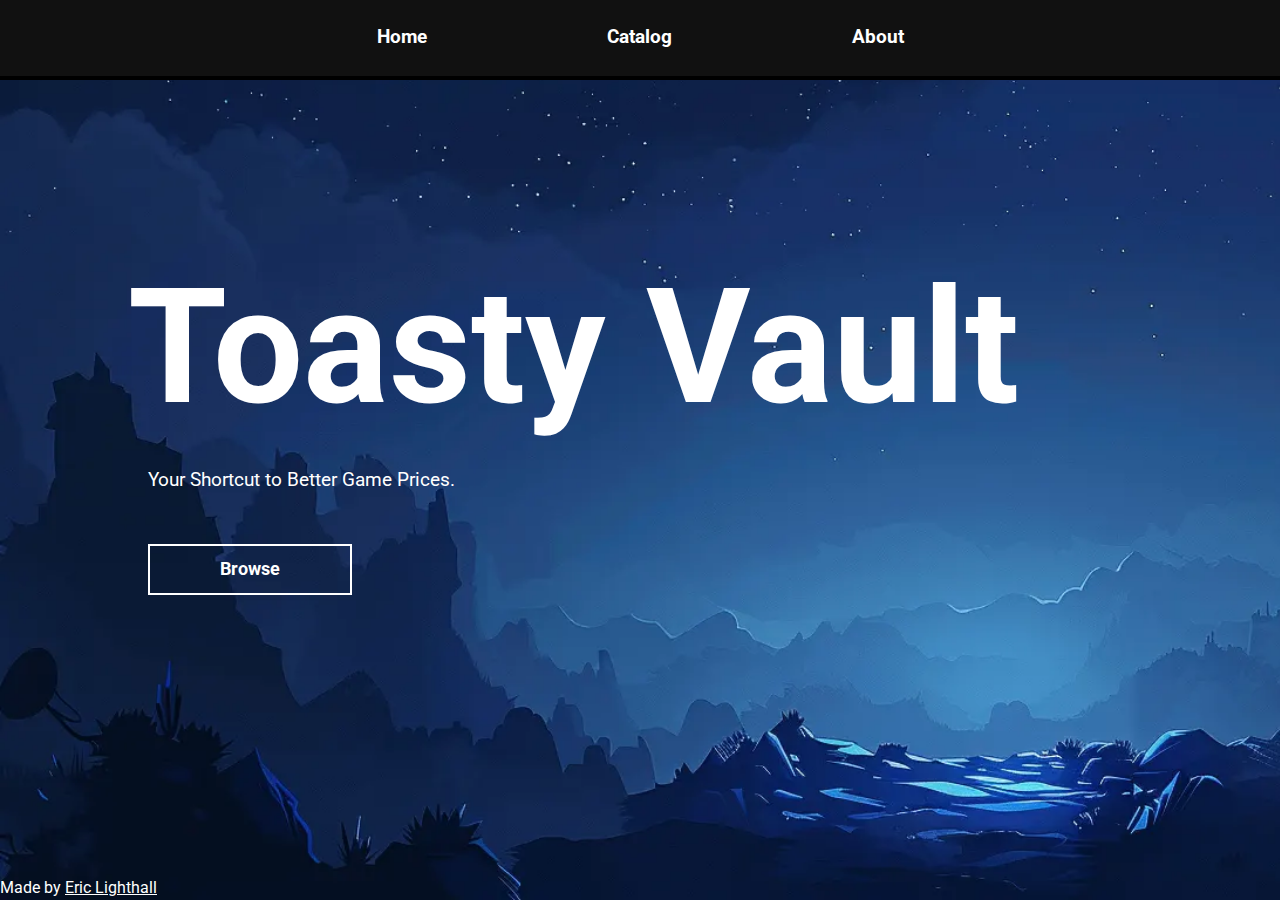
<file: index.html>
<!DOCTYPE html>
<html lang="en">
<head>
    <meta charset="UTF-8">
    <meta name="viewport" content="width=device-width, initial-scale=1.0">
    <link rel="preconnect" href="https://fonts.googleapis.com">
    <link rel="preconnect" href="https://fonts.gstatic.com" crossorigin>
    <link href="https://fonts.googleapis.com/css2?family=Roboto:wght@400;700&display=swap" rel="stylesheet">
    <link rel="stylesheet" href="css/style.css">
    <link rel="stylesheet" href="css/reset.css">
    <title>ToastyVault - Game Deals</title>
</head>
<body>
    <div class="main-container flex flex-column">
        <header class="base-header">
            <button class="hamburger-menu" onclick="toggleMenu()">☰</button>
            <nav id="mySidenav" class="sidenav">
                <a href="javascript:void(0)" class="closebtn" onclick="toggleMenu()">&times;</a>
                <a href="index.html">Home</a>
                <a href="pages/catalog.html">Catalog</a>
                <a href="pages/about.html">About</a>
            </nav>
        </header>
        <main>
            <div class="background-image-section"></div>
            <div class="main-section flex flex-column">
                <h1>Toasty Vault</h1>
                <p>Your Shortcut to Better Game Prices.</p>
                <div class="button">
                    <a href="pages/catalog.html" class="button-link">Browse</a>
                </div>
            </div>
        </main>
        <footer>
            <p>Made by <a href="https://github.com/Eric-Lighthall" target="_blank">Eric Lighthall</a></p>
        </footer>
    </div>
    <script src="js/ui.js"></script>
</body>
</html>
</file>
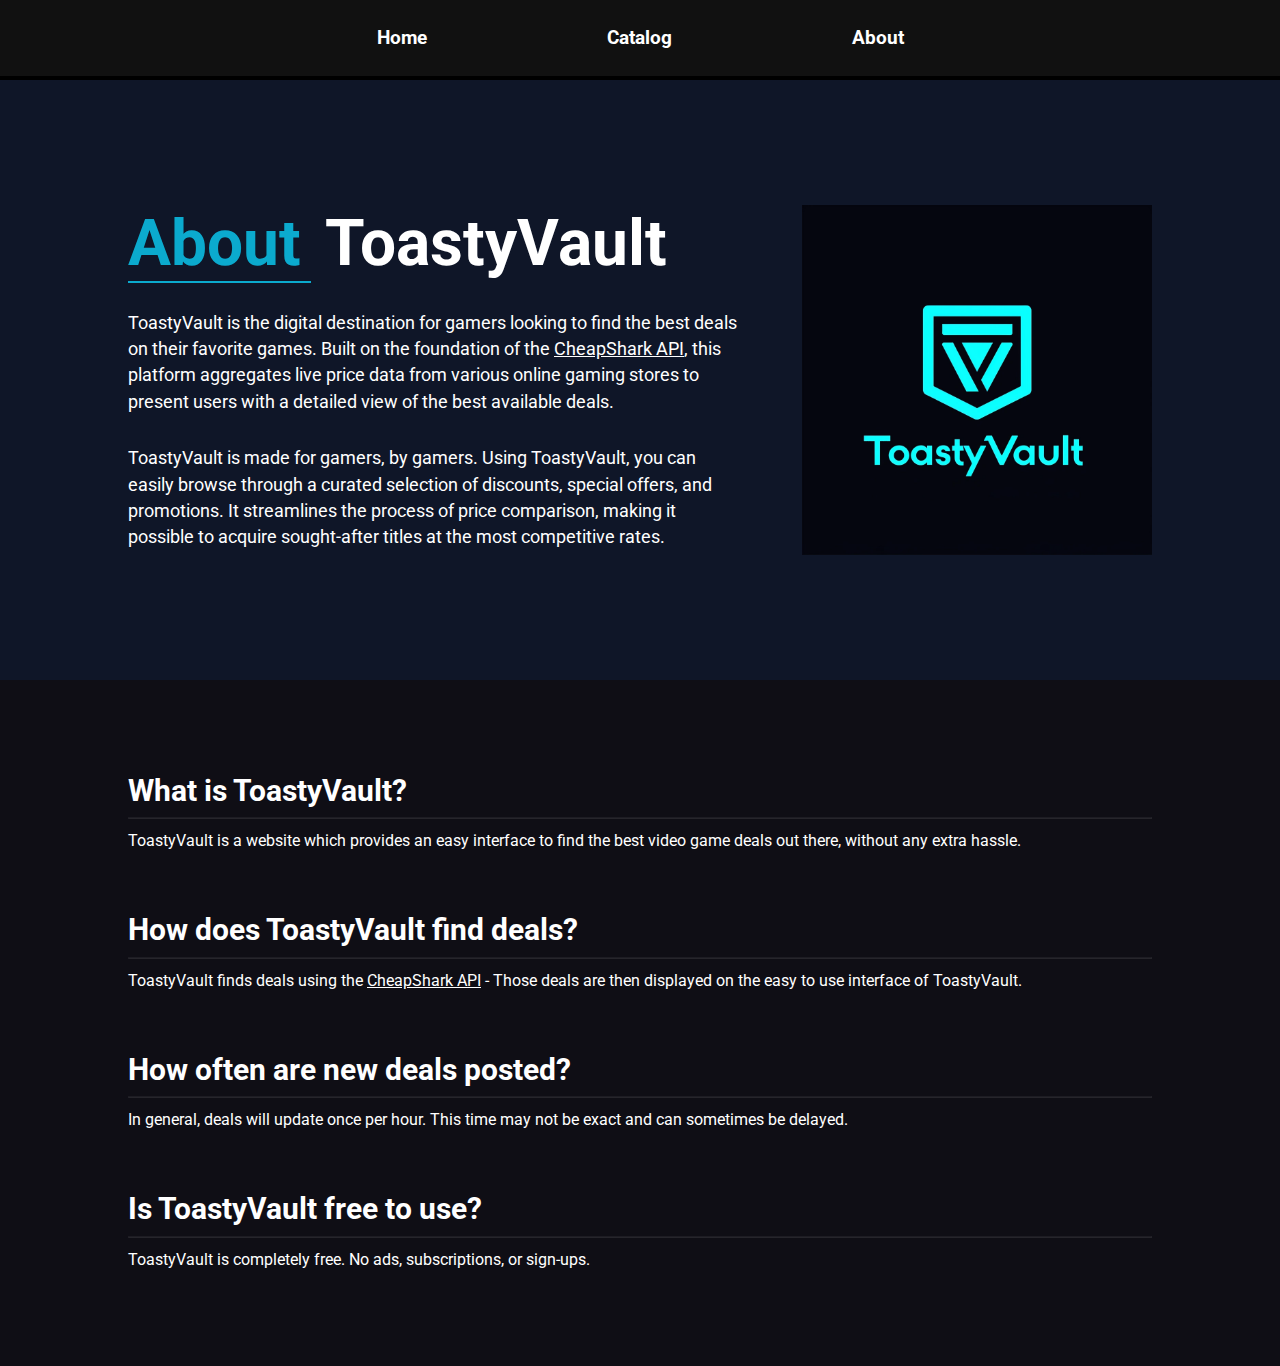
<file: pages/about.html>
<!DOCTYPE html>
<html lang="en">
<head>
    <meta charset="UTF-8">
    <meta name="viewport" content="width=device-width, initial-scale=1.0">
    <link rel="preconnect" href="https://fonts.googleapis.com">
    <link rel="preconnect" href="https://fonts.gstatic.com" crossorigin>
    <link href="https://fonts.googleapis.com/css2?family=Roboto:wght@400;700&display=swap" rel="stylesheet">
    <link rel="stylesheet" href="../css/style.css">
    <link rel="stylesheet" href="../css/reset.css">
    <title>ToastyVault - About</title>
</head>
<body>
    <header class="base-header">
        <button class="hamburger-menu" onclick="toggleMenu()">☰</button>
        <nav id="mySidenav" class="sidenav">
            <a href="javascript:void(0)" class="closebtn" onclick="toggleMenu()">&times;</a>
            <a href="../index.html">Home</a>
            <a href="catalog.html">Catalog</a>
            <a href="about.html">About</a>
        </nav>
    </header>
    <div class="about-bg flex flex-column align-center">
        <div class="about-backdrop flex align-center">
            <div class="about-content flex align-center">
                <div class="about-text">
                    <h1><span>About</span> ToastyVault</h1>
                    <p>ToastyVault is the digital destination for gamers looking to find the best deals on their favorite games. Built on the foundation of the <a href="https://apidocs.cheapshark.com/">CheapShark API</a>, 
                        this platform aggregates live price data from various online gaming stores to present users with a detailed view of the best available deals.</p>
                    <p>ToastyVault is made for gamers, by gamers. Using ToastyVault, you can easily browse through a curated selection of discounts, special offers, 
                        and promotions. It streamlines the process of price comparison, making it possible to acquire sought-after titles at the most competitive rates.</p>
                </div>
                <div class="about-image flex align-center">
                    <img src="../images/toastyvaultlogo.webp" alt="">
                </div>
            </div>
        </div>
        <div class="faq-container flex flex-column">
            <div>
                <h2>What is ToastyVault?</h2>
                <hr>
                <p>ToastyVault is a website which provides an easy interface to find the best video game deals out there, without any extra hassle.</p>
            </div>
            <div>
                <h2>How does ToastyVault find deals?</h2>
                <hr>
                <p>ToastyVault finds deals using the <a href="https://apidocs.cheapshark.com/">CheapShark API</a> - Those deals are then displayed on the easy to use interface of ToastyVault.</p>
            </div>
            <div>
                <h2>How often are new deals posted?</h2>
                <hr>
                <p>In general, deals will update once per hour. This time may not be exact and can sometimes be delayed.</p>
            </div>
            <div>
                <h2>Is ToastyVault free to use?</h2>
                <hr>
                <p>ToastyVault is completely free. No ads, subscriptions, or sign-ups.</p>
            </div>
        </div>
    </div>
    <script src="../js/ui.js"></script>
</body>
</html>
</file>
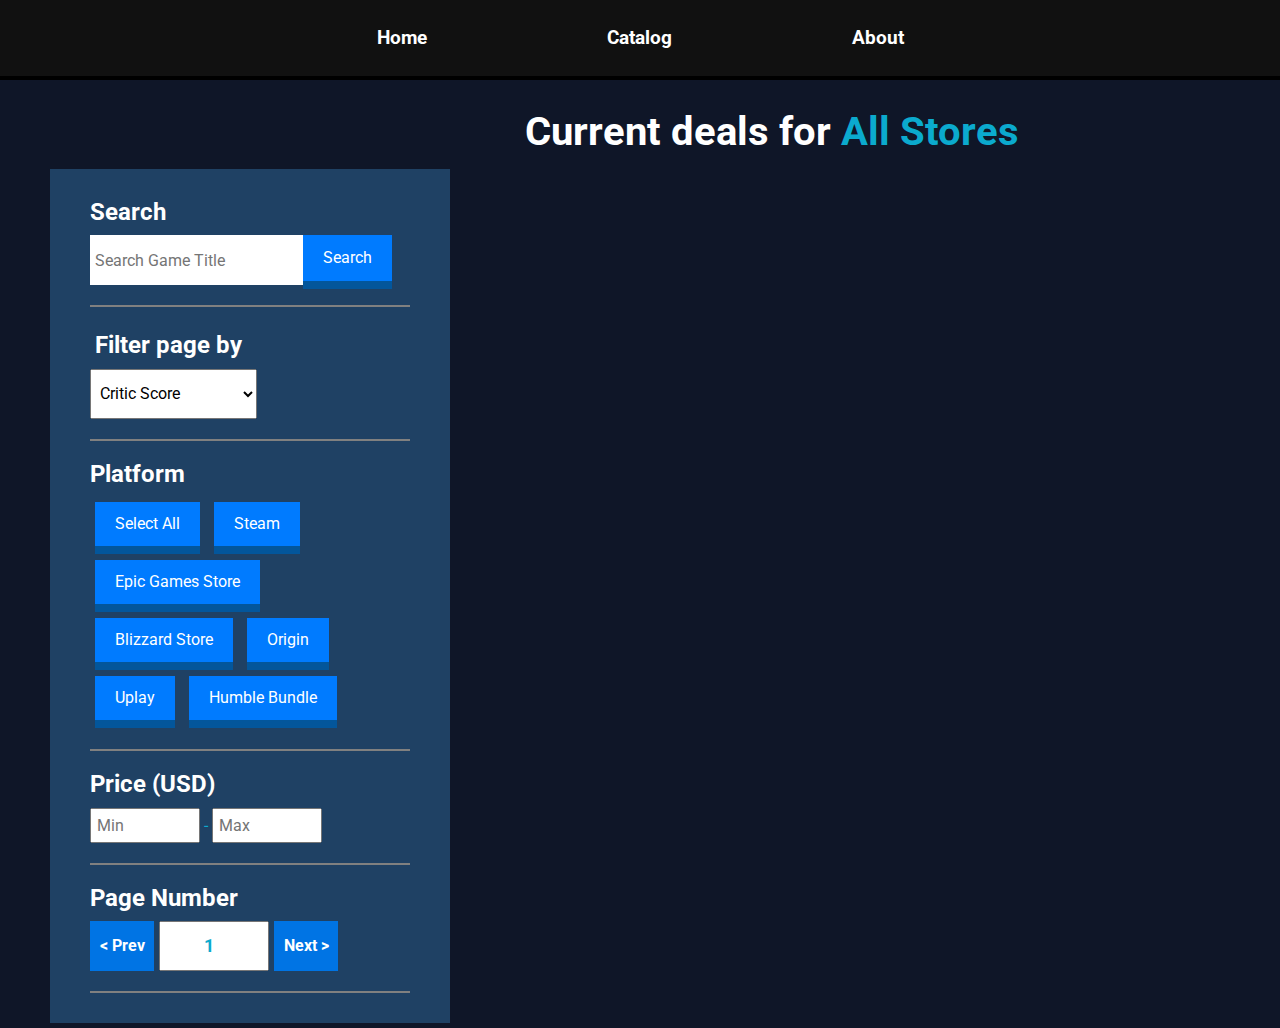
<file: pages/catalog.html>
<!DOCTYPE html>
<html lang="en">
<head>
    <meta charset="UTF-8">
    <meta name="viewport" content="width=device-width, initial-scale=1.0">
    <link rel="preconnect" href="https://fonts.googleapis.com">
    <link rel="preconnect" href="https://fonts.gstatic.com" crossorigin>
    <link href="https://fonts.googleapis.com/css2?family=Roboto:wght@400;700&display=swap" rel="stylesheet">
    <link rel="stylesheet" href="../css/style.css">
    <link rel="stylesheet" href="../css/reset.css">
    <title>ToastyVault | Catalog</title>
</head>
<body>
    <div class="catalog-container">
        <header class="base-header">
            <button class="hamburger-menu" onclick="toggleMenu()">☰</button>
            <nav id="mySidenav" class="sidenav">
                <a href="javascript:void(0)" class="closebtn" onclick="toggleMenu()">&times;</a>
                <a href="../index.html">Home</a>
                <a href="catalog.html">Catalog</a>
                <a href="about.html">About</a>
            </nav>
        </header>
        <button class="mobile-filter-btn btn3d" onclick="toggleFilter()">Search Filters</button>
        <div class="title-container">
            <h1>Current deals for <span id="platform-header"></span></h1>
        </div>
        <div class="flex catalog-section">
            <div class="flex browse-container">
                <div class="browse-filters flex flex-column">
                    <button class="close-button" onclick="toggleFilter()">Close</button>
                    <div id="search-filter">
                        <h3>Search</h3>
                        <div class="flex">
                            <input type="text" id="search-query" placeholder="Search Game Title">
                            <button id="search-button" class="btn3d">Search</button>
                        </div>
                    </div>
                    <div class="dropdownFilter">
                        <h3>Filter page by</h3>
                        <select id="filterSelect">
                            <option value="metacritic">Critic Score</option>
                            <option value="savings">Discount Percent</option>
                            <option value="price">Price</option>
                            <option value="steamRating">Store Rating</option>
                            <option value="dealRating">ToastyVault Rating</option>
                        </select>
                    </div>
                    <div id="storeSelect">
                        <h3>Platform</h3>
                        <div class="btn3d allButton" data-value="0">Select All</div>
                        <div class="btn3d storeButton" data-value="1">Steam</div>
                        <div class="btn3d storeButton" data-value="25">Epic Games Store</div>
                        <div class="btn3d storeButton" data-value="31">Blizzard Store</div>
                        <div class="btn3d storeButton" data-value="8">Origin</div>
                        <div class="btn3d storeButton" data-value="13">Uplay</div>
                        <div class="btn3d storeButton" data-value="11">Humble Bundle</div>
                    </div>                
                    <div>
                        <h3>Price (USD)</h3>
                        <input type="number" id="minPrice" placeholder="Min">
                        <span>-</span>
                        <input type="number" id="maxPrice" placeholder="Max">
                    </div>
                    <div id="pagination-container">
                        <h3>Page Number</h3>
                        <div id="page-select"></div>
                    </div>
                </div>
            </div>
            <div id="parent" class="flex justify-center">
                <div id="deals-container" class="flex flex-wrap">
        
                </div>
                <div class="mobile-buttons">
                    <button class="btn3d" id="mobile-prev">&lt Prev</button>
                    <button class="btn3d" id="mobile-next">Next &gt</button>
                </div>
            </div>
        </div>
    </div>
    <script src="../js/api.js"></script>
    <script src='../js/ui.js'></script>
</body>
</html>
</file>
<file: css/style.css>
:root {
    --main-color-bg: #2B2362;
    --main-color-tile: #181029;
    --header-color: #0F0E15;
    --bg-color: #0F1628;
    --deal-color: #0F0E15;
    --blue-highlight: #0baace;
}

body {
    background-color: rgb(15, 14, 21);;
}

* {
    font-family: "Roboto", "Helvetica", sans-serif;
    color: white;
}

/* Utility Classes */
.flex {
    display: flex;
}

.flex-wrap {
    flex-wrap: wrap;
}

.justify-center {
    justify-content: center;
}

.justify-around {
    justify-content: space-around;
}

.align-center {
    align-items: center;
}

.flex-column {
    flex-direction: column;
}

.gap {
    gap: 10%;
}

/* Specific Styling */
/* index.html */

.main-container {
    /* background-color: var(--main-color-bg); */
    background-image: url('../images/toastyvaultmain.webp');
    background-size: cover;
    background-repeat: no-repeat;
    background-attachment: fixed;
    height: 100vh;
}

main {
    position: relative;
    overflow: hidden;
    height: calc(100vh - 100px);
}

.main-section {
    padding: 20vh 10% 0 10%;
}

.main-section h1 {
    font-size: 10rem;
}

.main-section p {
    margin-left: 20px;
    margin-top: 30px;
    font-size: 1.2rem;
}

.main-section .button-link {
    display: inline-block;
    margin: 50px 20px;
    padding: 10px 70px;
    border: 2px solid white;
    transition: background-color 0.2s ease;
    text-decoration: none;
    font-weight: bold;
    font-size: 1.1rem;
}

.button-link:hover {
    background-color: #448FC6;
}

/* about.html */
.about-bg {
    background-color: var(--deal-color);
    min-height: 100vh;
    width: 100%;
    flex: 1;
}

.about-backdrop {
    background-color: var(--bg-color);
    min-height: 600px;
}

.about-content {
    margin: 0 10%;
    padding: 100px 0;
    justify-content: space-between;
}

.about-text {
    width: 60%;
}

.about-text h1 {
    font-size: 4rem;
    font-weight: 700;
    word-wrap: break-word;
}

.about-text h1 span {
    color: var(--blue-highlight);
    border-bottom: 2px solid var(--blue-highlight);
    padding-right: 10px;
}

.about-text p {

    padding-top: 30px;
    font-size: 1.1rem;
}

.about-image {
    min-width: 300px;
    max-width: 400px;
    padding-left: 50px;
}

.faq-container {
    width: 80%;
    margin: 5% 0;
}

.faq-container hr {
    color: grey;
    opacity: 0.1;
}

.faq-container h2 {
    font-size: 1.9rem;
    padding: 10px 0;
}

.faq-container p {
    padding: 10px 0;
}

.faq-container div {
    margin: 20px 0;
}

.base-header {
    height: 80px;
    background-color:#0F0E15;
    border-bottom: 4px solid black;
}

.base-header ul {
    justify-content: flex-end;
    align-items: center;
    height: 100%;
}

/* catalog.html */

.title-container {
    margin: 30px 0 10px 525px;
    font-weight: bold;
    font-size: 1.25rem;
}

.title-container h1 span {
    color: var(--blue-highlight)
}

.catalog-section {
    padding: 0 50px;
}

.catalog-container {
    background-color: #0F1628;
    min-height: 100vh;
}

.home-header {
    background-color: black;
}

.browse-filters {
    background-color: #1F4164;
    width: 400px;
    height: auto;
    margin: 5px 0;
}

.browse-filters * {
    color: #0DAACE;
}

.browse-filters > div {
    border-bottom: 2px solid grey;
    margin: 10px 0;
    padding-bottom: 20px;
}

.browse-filters h3 {
    color: white;
    font-weight: 700;
    font-size: 1.5rem;
    padding-bottom: 10px;
}

.browse-filters input[type="number"] {
    width: 110px;
    height: 35px;
    padding-left: 5px;
}

input[type="checkbox"] {
    cursor: pointer;
}

.browse-container {
    margin-right: 50px;
}

.browse-container > * {
    padding: 20px 40px;
}

.dropdownFilter select{
    height: 50px;
}

.dropdownFilter * {
    color: black;
    cursor: pointer;
    padding: 5px;
}

.btn3d {
    display: inline-block;
    margin: 5px;
    padding: 10px 20px;
    color: #fff;
    background-color: #007bff;
    border: none;
    border-bottom: 4px solid #03569b;
    cursor: pointer;
    transition: all 0.3s ease;
}
  
.btn3d:active, .btn3d.pressed {
    transform: translateY(4px);
    border-bottom: none;
}
  
.btn3d:not(.pressed) {
    box-shadow: 0 4px #03569b;
}

#search-filter {
    display: flex;
    flex-direction: column;
}

#search-filter input{
    height: 50px;
    padding: 5px;
    border: none;
    color: black;
}

/* deal elements */

#parent {
    width: 100%;
}

#deals-container {
    width: auto;
    margin: 0 auto;
}

.deal {
    position: relative;
    flex: 1 0 0;
    flex-wrap: wrap;
    min-width: 320px;
    height: 350px;
    background-color: #0F0E15;
    border-radius: 2px;
    box-shadow: 5px 5px 10px rgba(0, 0, 0, 0.5);
    margin: 5px;
}

.deal-img {
    width: auto;
    margin: 15px 15px 10px 15px;
    border-radius: 5px;
    box-shadow: 2px 2px 5px rgba(0, 0, 0, 0.5);
    max-height: 130px;
}

.deal-title {
    align-self: flex-start;
    padding: 0 20px;
    color: #0baace;
    height: auto;
    font-weight: 700;
    font-size: 1.3rem;
    text-decoration: none;
}

.deal-price-element {
    margin-top: 20px;
    margin-bottom: 5px;
    padding: 10px 10px;
    border-radius: 5px;
    background-color: black;
}

.deal-price-element * {
    margin: 0 5px;
    padding: 0 5px;
    border-radius: 5px;
    color: white;
    font-weight: bold;
    font-size: 1.15rem;
}

.normal-price {
    text-decoration: line-through;
    color: grey;
}

.percent-off {
    background-color: #0074E4;
    padding: 0 5px;
}

.deal-icon {
    width: 10%;
}

.platform-text {
    align-self: flex-start;
    padding-left: 20px;
    color: grey;
    font-size: 0.9rem;
}

.toastyvault-rating {
    position: absolute;
    bottom: 5px;
    color: #0baace;
}

/* page sorting */

#page-select {
    display: flex;
    gap: 5px;
    height: 50px;
}

#page-select input {
    height: 100%;
    text-align: center;
    font-weight: bold;
    font-size: 1.1rem;
}

#page-select button, .mobile-buttons button {
    border: none;
    color: white;
    background-color: #0074E4;
    padding: 5px 5px;
    width: 4rem;
    font-weight: bold;
    cursor: pointer;
}

#page-select button:hover, .mobile-buttons button:hover {
    background-color: #0BAACE; /* Slightly darker on hover */
}

#page-select button.active, .mobile-buttons button:hover {
    border: 2px solid black; /* Highlight the active page */
}

.mobile-buttons {
    position: fixed;
    bottom: 30px;
    right: 20px;
    display: flex;
    gap: 10px;
    z-index: 1000;
}

.mobile-buttons button {
    width: 100px;
    height: 50px;
}

.mobile-buttons.active {
    display: none;
}


.body-no-scroll {
    overflow: hidden;
}

/* responsive */

.navbar {
    color: white;
}

.sidenav {
    color: white;
    display: flex;
    flex-direction: column;
    height: 100%;
    width: 0;
    position: fixed;
    z-index: 1;
    top: 0;
    right: 0;
    background-color: #111;
    overflow-x: hidden;
    transition: none;
}

.sidenav a {
    margin: 0 90px;
    display: block;
    text-decoration: none;
    font-weight: bold;
    font-size: 1.2rem;
    align-self: center;
}

.hamburger-menu {
    position: absolute;
    border: 3px solid white;
    background-color: #0F0E15;
    top: 0;
    right: 0;
    padding: 15px;
    margin: 10px 30px 10px 10px;
    cursor: pointer;
}

.mobile-filter-btn {
    display: block;
    padding: 10px 20px;
    margin: 30px auto;
    cursor: pointer;
    color: #fff;
    background-color: #007bff;
    border: none;
    border-bottom: 4px solid #03569b;
    cursor: pointer;
    transition: all 0.1s ease;
}

.close-button {
    display: none;
}

#search-button {
    margin: 0;
    display: block;
}

/* Media query for screens larger than 900px */
@media screen and (min-width: 1025px) {


    .mobile-buttons {
        display: none;
    }

    .sidenav {
        position: static;
        display: flex;
        flex-direction: row;
        justify-content: center;
        align-items: center;
        width: auto;
        height: 100%;
        padding-top: 0;
        overflow-x: visible;
    }

    .sidenav .closebtn, .mobile-filter-btn {
        display: none;
    }

    .sidenav a {
        margin: 0 90px;
    }

    .hamburger-menu {
        display: none;
    }
}

/* Media query for screens smaller than 1024px */
@media screen and (max-width: 1024px) {

    #mobile-filter-menu.active {
        width: 100%;
        height: 100%;
        background-color: #0F1628;
        position: fixed;
        z-index: 2;
        top: 0;
    }

    .browse-filters, .browse-container {
        display: none;
    }
    .title-container {
        margin: 20px 10px;
        text-align: center;
    }

    /* mobile side menu */
    .sidenav {
        transition: width 0.4s;
        display: flex;
    }

    .sidenav a:first-child {
        font-size: 2.5rem;
        width: 100%;
        margin: 0;
        padding: 10px;
        text-align: center;
    }

    .sidenav a {
        margin: 20px 0;
    }

    .sidenav.active {
        width: 250px;
    }

    /* mobile filters */
    .browse-container, .browse-filters {
        background-color: #0F1628;
        position: fixed;
        top: 100%;
        left: 0;
        display: flex;
        flex-direction: column;
        height: 100%;
        width: 100%;
        transition: transform 0.25s ease-in-out;
        transform: translateY(0);
        z-index: 10;
        overflow-y: auto;
    }

    .browse-container.active, .browse-filters.active {
        transform: translateY(-100%);
    }

    .browse-filters.active #pagination-container {
        display: none;
    }

    .browse-container.active > * {
        margin: 0;
    }

    .close-button {
        display: block;
        padding: 5px 10px;
        width: 100px;
        margin: 20px 0;
        background-color: #0074E4;
        border: none;
        border-radius: 5px;
        color: white;
        font-size: 16px;
        cursor: pointer;
        z-index: 11;
    }
    
    .close-button:hover {
        background-color: #0BAACE;
    }

    .about-image {
        display: none;
    }

    .about-text {
        width: 100%;
        text-align: center;
    }

    .about-content {
        justify-content: center;
    }
}

@media screen and (max-width: 600px) {
    .main-section {
        align-items: center;
        text-align: center;
    }

    .main-section h1 {
        font-size: 6rem;
    }
}

@media screen and (max-width: 450px) {
    .about-text h1 {
        font-size: 13vw;
    }
}
</file>
